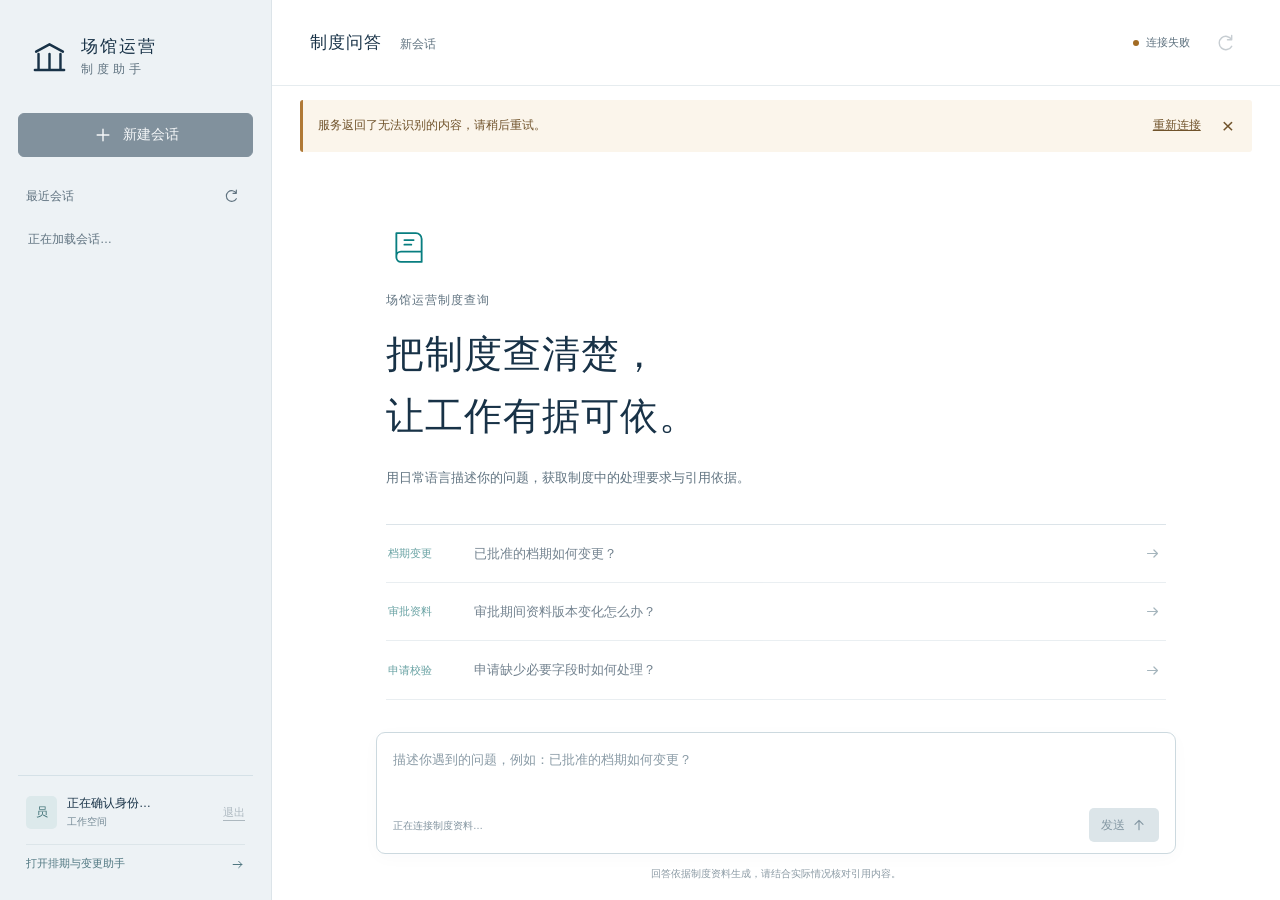
<file: static/index.html>
<!doctype html>
<html lang="zh-CN">
<head>
  <meta charset="utf-8">
  <meta name="viewport" content="width=device-width, initial-scale=1">
  <meta name="color-scheme" content="light">
  <meta name="theme-color" content="#183247">
  <title>场馆制度助手</title>
  <link rel="stylesheet" href="/static/styles.css">
  <script src="/static/app.js" defer></script>
</head>
<body>
  <a class="skip-link" href="#question">跳到提问</a>
  <div class="app-shell">
    <div id="sidebar-backdrop" class="sidebar-backdrop" hidden></div>
    <aside id="sidebar" class="sidebar" aria-label="会话导航">
      <div class="brand">
        <span class="brand-mark" aria-hidden="true"><svg viewBox="0 0 32 32" fill="none"><path d="M5 12 16 6l11 6M7 14v12m9-12v12m9-12v12M4 27h24" stroke="currentColor" stroke-width="2" stroke-linecap="round" stroke-linejoin="round"/></svg></span>
        <div><strong>场馆运营</strong><span>制度助手</span></div>
        <button id="close-sidebar" class="icon-button mobile-only" type="button" aria-label="关闭会话栏"><svg viewBox="0 0 24 24" aria-hidden="true"><path d="m6 6 12 12M18 6 6 18"/></svg></button>
      </div>
      <button id="new-session" class="new-session" type="button"><svg viewBox="0 0 24 24" aria-hidden="true"><path d="M12 5v14M5 12h14"/></svg><span>新建会话</span></button>
      <div class="session-heading"><h2>最近会话</h2><button id="refresh-sessions" class="icon-button" type="button" aria-label="刷新会话列表"><svg viewBox="0 0 24 24" aria-hidden="true"><path d="M20 8a8 8 0 1 0 0 8M20 3v5h-5"/></svg></button></div>
      <p id="session-list-note" class="session-list-note">正在加载会话…</p>
      <nav class="session-navigation" aria-label="最近会话"><ul id="session-list" class="session-list"></ul></nav>
      <p id="session-lock-note" class="session-lock-note" hidden>回答生成中，停止后可切换会话。</p>
      <!-- 当前账号由 /config 返回；管理员入口只是导航，服务端另行校验权限。 -->
      <div class="sidebar-account">
        <div class="chat-account-info"><span id="account-avatar" class="chat-account-avatar" aria-hidden="true">员</span><div><strong id="account-name">正在确认身份…</strong><span id="account-role">工作空间</span></div><button id="logout-button" class="account-logout" type="button" disabled>退出</button></div>
        <a class="chat-admin-link" href="/agent">打开排期与变更助手<svg viewBox="0 0 24 24" aria-hidden="true"><path d="M5 12h14m-5-5 5 5-5 5"/></svg></a>
        <a id="admin-link" class="chat-admin-link" href="/admin/knowledge" hidden>打开管理后台<svg viewBox="0 0 24 24" aria-hidden="true"><path d="M5 12h14m-5-5 5 5-5 5"/></svg></a>
      </div>
    </aside>

    <main id="main" class="workspace">
      <header class="workspace-header">
        <button id="open-sidebar" class="icon-button mobile-only" type="button" aria-label="打开会话栏" aria-controls="sidebar" aria-expanded="false"><svg viewBox="0 0 24 24" aria-hidden="true"><path d="M4 6h16M4 12h16M4 18h16"/></svg></button>
        <div class="workspace-title"><h1>制度问答</h1><span id="current-session-title">新会话</span></div>
        <div class="header-actions"><button id="knowledge-status" class="knowledge-status" type="button" title="重新检查制度资料与模型"><span aria-hidden="true"></span><span id="knowledge-status-text">正在连接</span></button><button id="reload-history" class="icon-button" type="button" aria-label="重新加载当前会话" title="重新加载当前会话" disabled><svg viewBox="0 0 24 24" aria-hidden="true"><path d="M20 8a8 8 0 1 0 0 8M20 3v5h-5"/></svg></button></div>
      </header>
      <div id="demo-banner" class="demo-banner" hidden><strong>示例制度</strong><span>当前知识库用于原型验证，具体业务请以企业正式制度为准。</span></div>
      <div id="notice" class="notice" role="alert" hidden><span id="notice-text"></span><button id="notice-action" type="button" hidden>重试</button><button id="dismiss-notice" class="notice-dismiss" type="button" aria-label="关闭提示">×</button></div>

      <section id="chat-scroll" class="chat-scroll" aria-label="问答内容" tabindex="0">
        <div id="welcome" class="welcome">
          <div class="welcome-emblem" aria-hidden="true"><svg viewBox="0 0 40 40" fill="none"><path d="M9 8h17a5 5 0 0 1 5 5v20H13a4 4 0 0 1-4-4V8Zm0 20a4 4 0 0 1 4-4h18M16 14h8M16 18h6" stroke="currentColor" stroke-width="1.6" stroke-linecap="round" stroke-linejoin="round"/></svg></div>
          <p class="welcome-context">场馆运营制度查询</p>
          <h2>把制度查清楚，<br>让工作有据可依。</h2>
          <p class="welcome-description">用日常语言描述你的问题，<br class="small-only">获取制度中的处理要求与引用依据。</p>
          <div class="suggestions" aria-label="试试这样提问">
            <button type="button" data-question="已批准的档期如何变更？"><span>档期变更</span><strong>已批准的档期如何变更？</strong><svg viewBox="0 0 24 24" aria-hidden="true"><path d="M5 12h14m-5-5 5 5-5 5"/></svg></button>
            <button type="button" data-question="审批期间资料版本变化怎么办？"><span>审批资料</span><strong>审批期间资料版本变化怎么办？</strong><svg viewBox="0 0 24 24" aria-hidden="true"><path d="M5 12h14m-5-5 5 5-5 5"/></svg></button>
            <button type="button" data-question="申请缺少必要字段时如何处理？"><span>申请校验</span><strong>申请缺少必要字段时如何处理？</strong><svg viewBox="0 0 24 24" aria-hidden="true"><path d="M5 12h14m-5-5 5 5-5 5"/></svg></button>
          </div>
        </div>
        <div id="history-loading" class="history-loading" role="status" hidden>正在恢复会话…</div>
        <div id="conversation" class="conversation" hidden>
          <button id="load-earlier" class="load-earlier" type="button" hidden>查看更早的消息</button>
          <div id="messages"></div>
        </div>
      </section>
      <button id="jump-latest" class="jump-latest" type="button" hidden>回到最新回答 <span aria-hidden="true">↓</span></button>

      <div class="composer-area">
        <form id="chat-form" class="composer">
          <label class="sr-only" for="question">输入制度问题</label>
          <textarea id="question" name="question" rows="2" maxlength="2000" placeholder="描述你遇到的问题，例如：已批准的档期如何变更？" enterkeyhint="send" disabled></textarea>
          <div class="composer-toolbar"><span id="composer-hint">正在连接制度资料…</span><div class="composer-actions"><span id="character-count" class="character-count" hidden>0 / 2000</span><button id="stop-generation" class="stop-button" type="button" hidden><span aria-hidden="true"></span>停止生成</button><button id="send-question" class="send-button" type="submit" disabled><span>发送</span><svg viewBox="0 0 24 24" aria-hidden="true"><path d="M12 19V5m-6 6 6-6 6 6"/></svg></button></div></div>
        </form>
        <p class="composer-footnote">回答依据制度资料生成，请结合实际情况核对引用内容。</p>
      </div>
    </main>
  </div>
  <div id="live-status" class="sr-only" role="status" aria-live="polite" aria-atomic="true"></div>
</body>
</html>
</file>
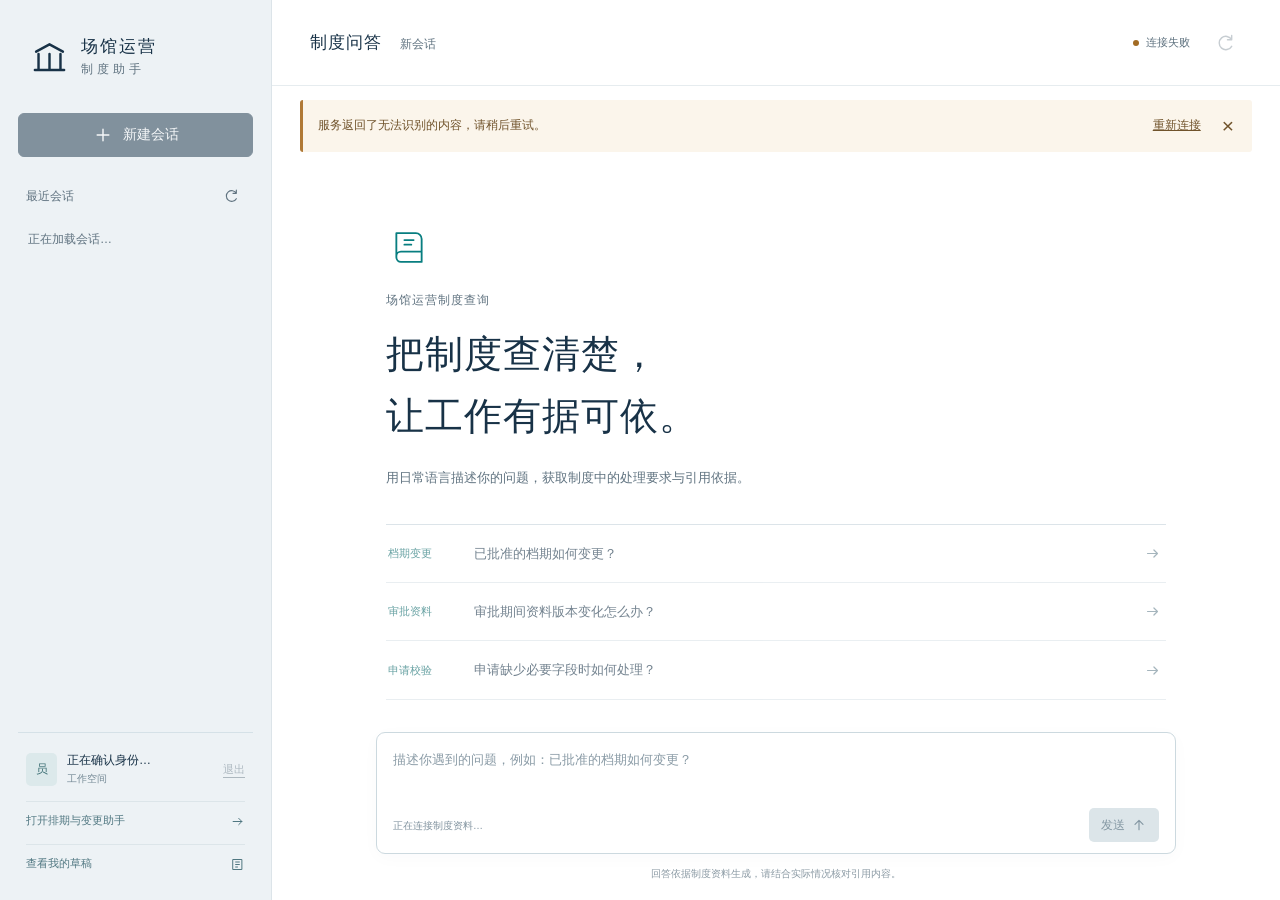
<file: src/dhls/static/index.html>
<!doctype html>
<html lang="zh-CN">
<head>
  <meta charset="utf-8">
  <meta name="viewport" content="width=device-width, initial-scale=1">
  <meta name="color-scheme" content="light">
  <meta name="theme-color" content="#183247">
  <title>场馆制度助手</title>
  <link rel="stylesheet" href="/static/styles.css">
  <script src="/static/app.js" defer></script>
</head>
<body>
  <a class="skip-link" href="#question">跳到提问</a>
  <div class="app-shell">
    <div id="sidebar-backdrop" class="sidebar-backdrop" hidden></div>
    <aside id="sidebar" class="sidebar" aria-label="会话导航">
      <div class="brand">
        <span class="brand-mark" aria-hidden="true"><svg viewBox="0 0 32 32" fill="none"><path d="M5 12 16 6l11 6M7 14v12m9-12v12m9-12v12M4 27h24" stroke="currentColor" stroke-width="2" stroke-linecap="round" stroke-linejoin="round"/></svg></span>
        <div><strong>场馆运营</strong><span>制度助手</span></div>
        <button id="close-sidebar" class="icon-button mobile-only" type="button" aria-label="关闭会话栏"><svg viewBox="0 0 24 24" aria-hidden="true"><path d="m6 6 12 12M18 6 6 18"/></svg></button>
      </div>
      <button id="new-session" class="new-session" type="button"><svg viewBox="0 0 24 24" aria-hidden="true"><path d="M12 5v14M5 12h14"/></svg><span>新建会话</span></button>
      <div class="session-heading"><h2>最近会话</h2><button id="refresh-sessions" class="icon-button" type="button" aria-label="刷新会话列表"><svg viewBox="0 0 24 24" aria-hidden="true"><path d="M20 8a8 8 0 1 0 0 8M20 3v5h-5"/></svg></button></div>
      <p id="session-list-note" class="session-list-note">正在加载会话…</p>
      <nav class="session-navigation" aria-label="最近会话"><ul id="session-list" class="session-list"></ul></nav>
      <p id="session-lock-note" class="session-lock-note" hidden>回答生成中，停止后可切换会话。</p>
      <!-- 当前账号由 /config 返回；管理员入口只是导航，服务端另行校验权限。 -->
      <div class="sidebar-account">
        <div class="chat-account-info"><span id="account-avatar" class="chat-account-avatar" aria-hidden="true">员</span><div><strong id="account-name">正在确认身份…</strong><span id="account-role">工作空间</span></div><button id="logout-button" class="account-logout" type="button" disabled>退出</button></div>
        <a class="chat-admin-link" href="/agent">打开排期与变更助手<svg viewBox="0 0 24 24" aria-hidden="true"><path d="M5 12h14m-5-5 5 5-5 5"/></svg></a>
        <a class="chat-admin-link" href="/drafts">查看我的草稿<svg viewBox="0 0 24 24" aria-hidden="true"><path d="M5 4h14v16H5zM9 8h6M9 12h6M9 16h3"/></svg></a>
        <a id="admin-link" class="chat-admin-link" href="/admin/approvals" hidden>打开管理后台<svg viewBox="0 0 24 24" aria-hidden="true"><path d="M5 12h14m-5-5 5 5-5 5"/></svg></a>
      </div>
    </aside>

    <main id="main" class="workspace">
      <header class="workspace-header">
        <button id="open-sidebar" class="icon-button mobile-only" type="button" aria-label="打开会话栏" aria-controls="sidebar" aria-expanded="false"><svg viewBox="0 0 24 24" aria-hidden="true"><path d="M4 6h16M4 12h16M4 18h16"/></svg></button>
        <div class="workspace-title"><h1>制度问答</h1><span id="current-session-title">新会话</span></div>
        <div class="header-actions"><button id="knowledge-status" class="knowledge-status" type="button" title="重新检查制度资料与模型"><span aria-hidden="true"></span><span id="knowledge-status-text">正在连接</span></button><button id="reload-history" class="icon-button" type="button" aria-label="重新加载当前会话" title="重新加载当前会话" disabled><svg viewBox="0 0 24 24" aria-hidden="true"><path d="M20 8a8 8 0 1 0 0 8M20 3v5h-5"/></svg></button></div>
      </header>
      <div id="demo-banner" class="demo-banner" hidden><strong>示例制度</strong><span>当前知识库用于原型验证，具体业务请以企业正式制度为准。</span></div>
      <div id="notice" class="notice" role="alert" hidden><span id="notice-text"></span><button id="notice-action" type="button" hidden>重试</button><button id="dismiss-notice" class="notice-dismiss" type="button" aria-label="关闭提示">×</button></div>

      <section id="chat-scroll" class="chat-scroll" aria-label="问答内容" tabindex="0">
        <div id="welcome" class="welcome">
          <div class="welcome-emblem" aria-hidden="true"><svg viewBox="0 0 40 40" fill="none"><path d="M9 8h17a5 5 0 0 1 5 5v20H13a4 4 0 0 1-4-4V8Zm0 20a4 4 0 0 1 4-4h18M16 14h8M16 18h6" stroke="currentColor" stroke-width="1.6" stroke-linecap="round" stroke-linejoin="round"/></svg></div>
          <p class="welcome-context">场馆运营制度查询</p>
          <h2>把制度查清楚，<br>让工作有据可依。</h2>
          <p class="welcome-description">用日常语言描述你的问题，<br class="small-only">获取制度中的处理要求与引用依据。</p>
          <div class="suggestions" aria-label="试试这样提问">
            <button type="button" data-question="已批准的档期如何变更？"><span>档期变更</span><strong>已批准的档期如何变更？</strong><svg viewBox="0 0 24 24" aria-hidden="true"><path d="M5 12h14m-5-5 5 5-5 5"/></svg></button>
            <button type="button" data-question="审批期间资料版本变化怎么办？"><span>审批资料</span><strong>审批期间资料版本变化怎么办？</strong><svg viewBox="0 0 24 24" aria-hidden="true"><path d="M5 12h14m-5-5 5 5-5 5"/></svg></button>
            <button type="button" data-question="申请缺少必要字段时如何处理？"><span>申请校验</span><strong>申请缺少必要字段时如何处理？</strong><svg viewBox="0 0 24 24" aria-hidden="true"><path d="M5 12h14m-5-5 5 5-5 5"/></svg></button>
          </div>
        </div>
        <div id="history-loading" class="history-loading" role="status" hidden>正在恢复会话…</div>
        <div id="conversation" class="conversation" hidden>
          <button id="load-earlier" class="load-earlier" type="button" hidden>查看更早的消息</button>
          <div id="messages"></div>
        </div>
      </section>
      <button id="jump-latest" class="jump-latest" type="button" hidden>回到最新回答 <span aria-hidden="true">↓</span></button>

      <div class="composer-area">
        <form id="chat-form" class="composer">
          <label class="sr-only" for="question">输入制度问题</label>
          <textarea id="question" name="question" rows="2" maxlength="2000" placeholder="描述你遇到的问题，例如：已批准的档期如何变更？" enterkeyhint="send" disabled></textarea>
          <div class="composer-toolbar"><span id="composer-hint">正在连接制度资料…</span><div class="composer-actions"><span id="character-count" class="character-count" hidden>0 / 2000</span><button id="stop-generation" class="stop-button" type="button" hidden><span aria-hidden="true"></span>停止生成</button><button id="send-question" class="send-button" type="submit" disabled><span>发送</span><svg viewBox="0 0 24 24" aria-hidden="true"><path d="M12 19V5m-6 6 6-6 6 6"/></svg></button></div></div>
        </form>
        <p class="composer-footnote">回答依据制度资料生成，请结合实际情况核对引用内容。</p>
      </div>
    </main>
  </div>
  <div id="live-status" class="sr-only" role="status" aria-live="polite" aria-atomic="true"></div>
</body>
</html>
</file>
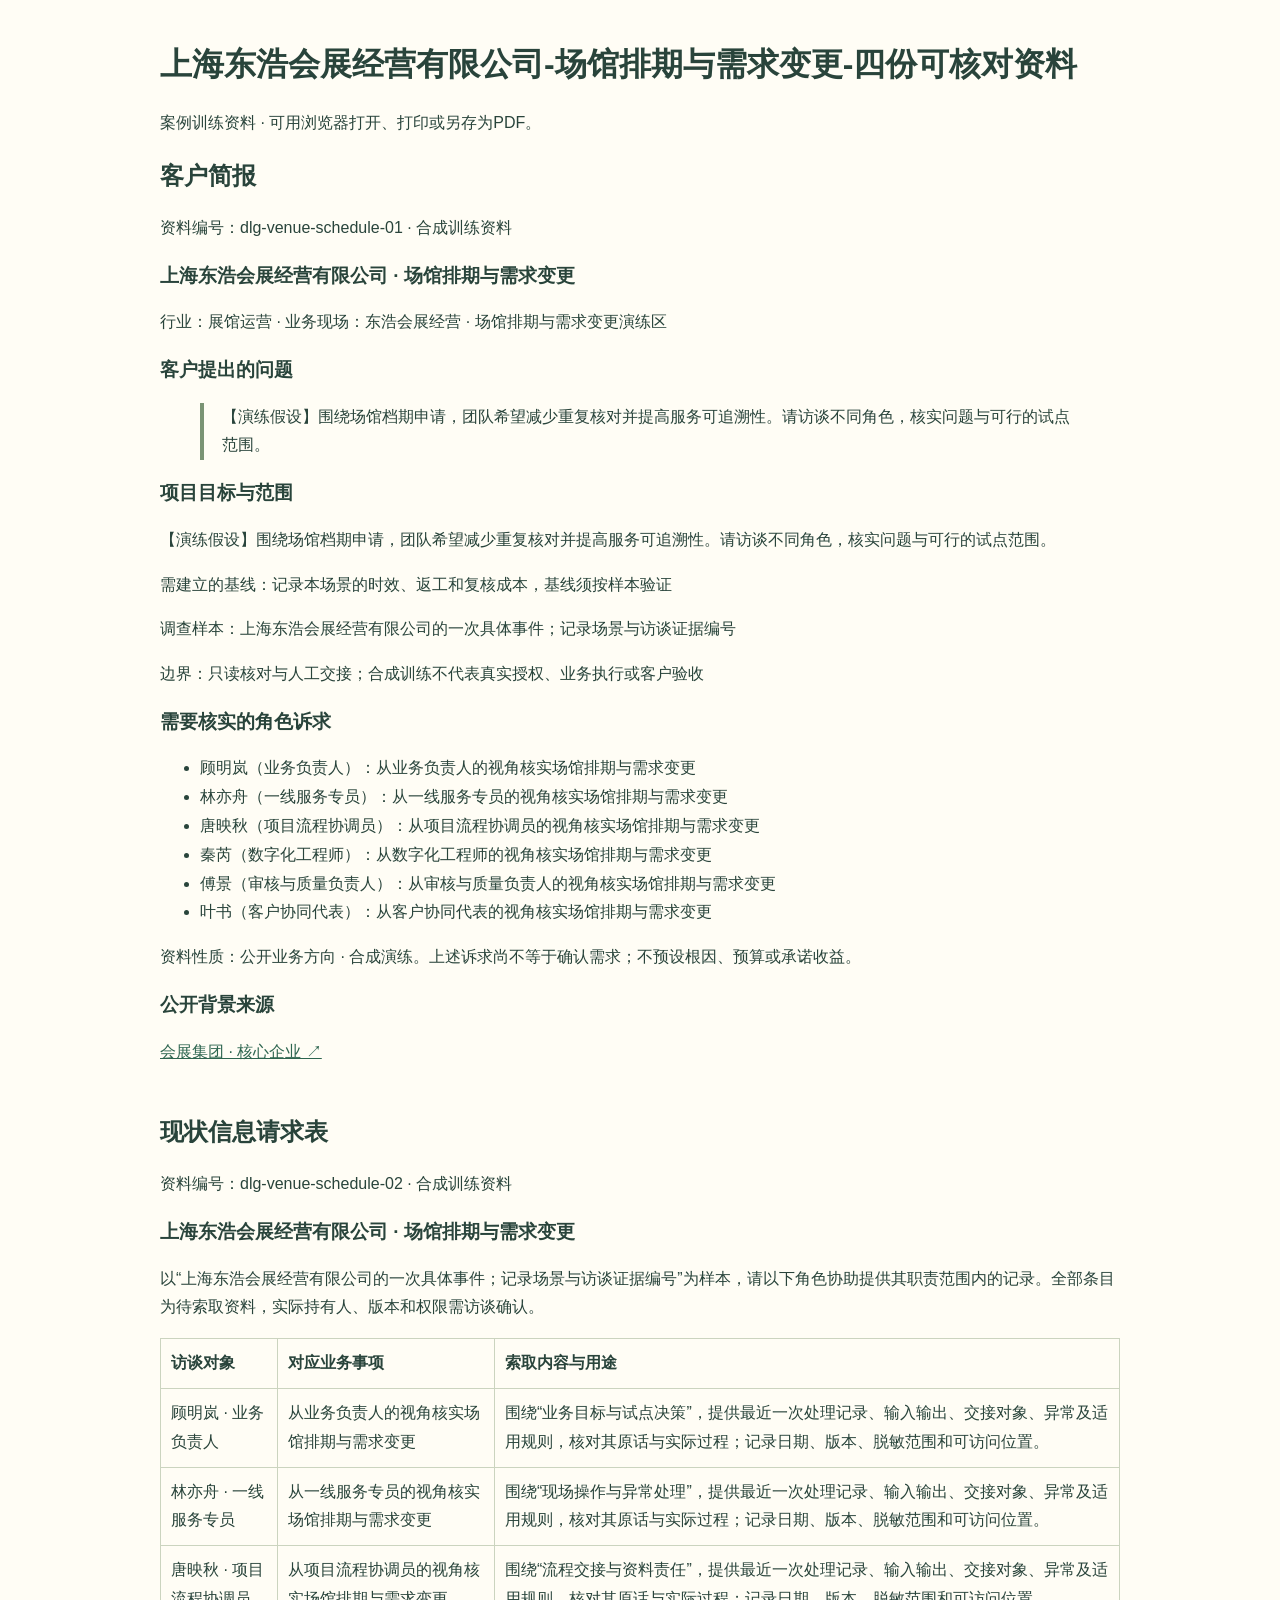
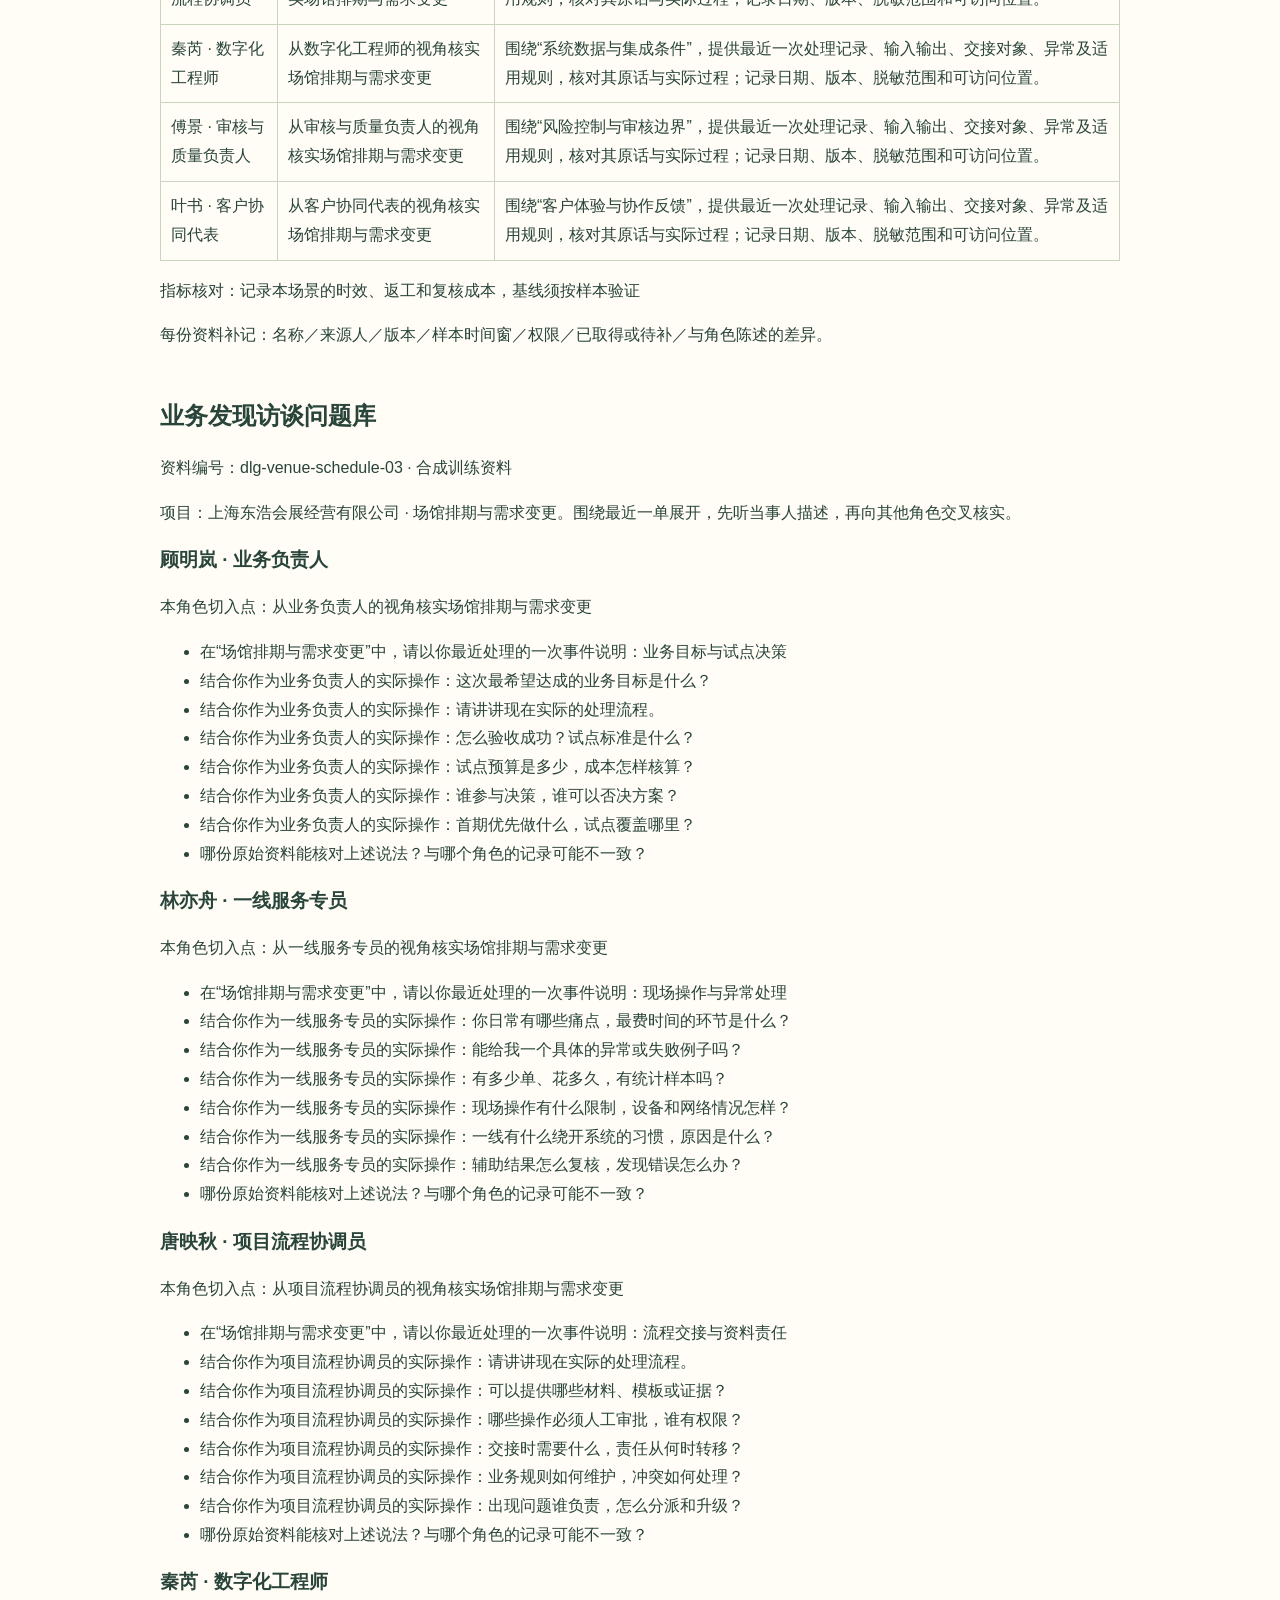
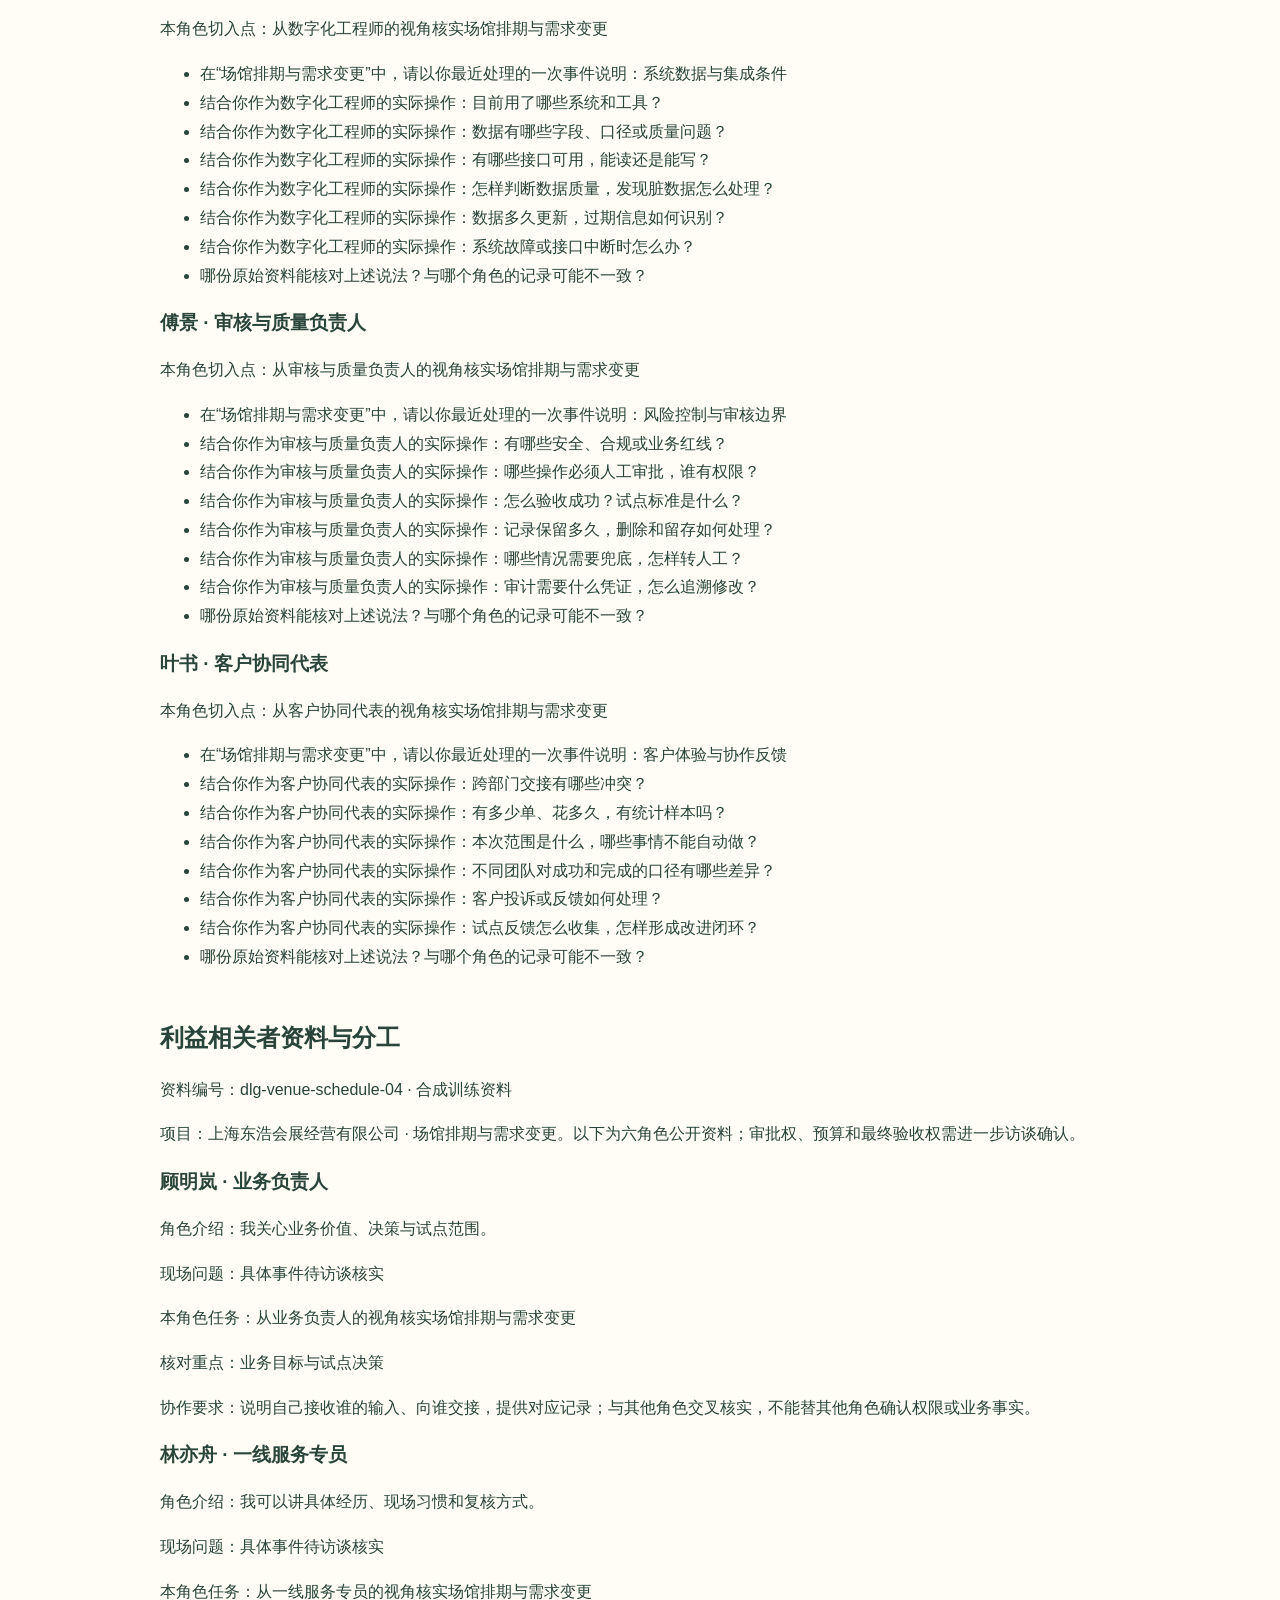
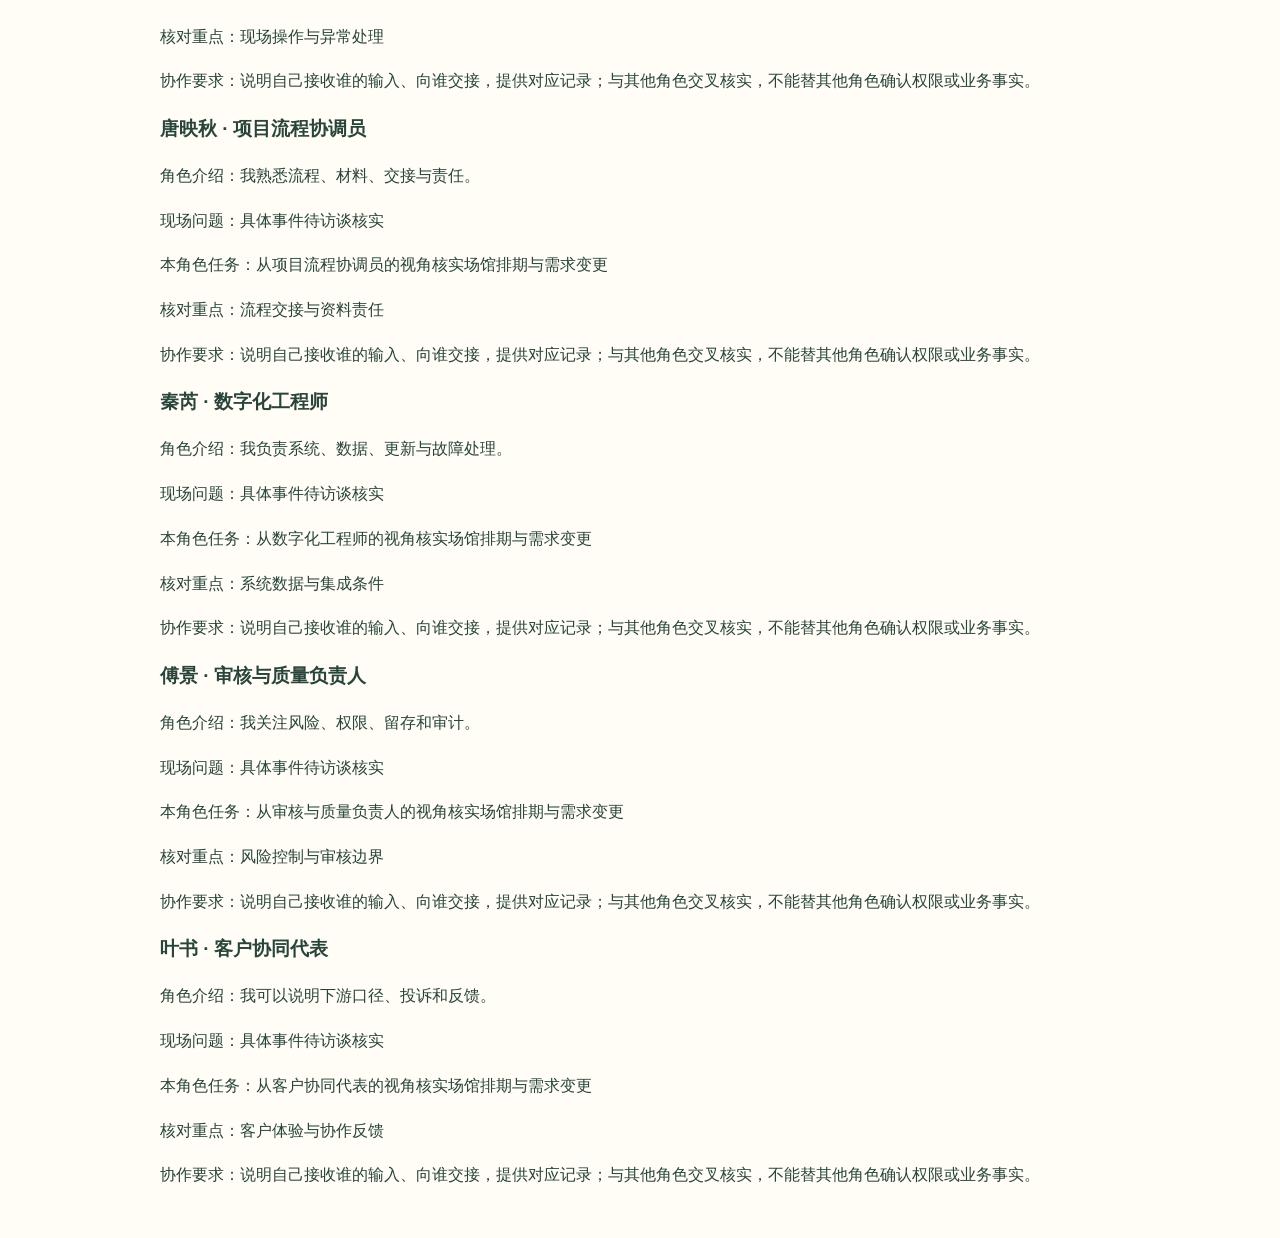
<file: docs/上海东浩会展经营有限公司-场馆排期与需求变更-四份可核对资料.html>
<!doctype html><html lang="zh-CN"><head><meta charset="utf-8"><title>上海东浩会展经营有限公司-场馆排期与需求变更-四份可核对资料</title><style>body{max-width:960px;margin:40px auto;padding:0 24px;font:16px/1.8 "Microsoft YaHei",sans-serif;color:#29443b;background:#fffdf5}h1,h2,h3{line-height:1.5}table{border-collapse:collapse;width:100%}td,th{border:1px solid #cbd4bf;padding:10px;text-align:left}section{margin-bottom:48px}blockquote{border-left:4px solid #7a9474;padding-left:18px}a{color:#2d654f}@media print{body{background:white;margin:0;max-width:none}section+section{break-before:page}}</style></head><body><h1>上海东浩会展经营有限公司-场馆排期与需求变更-四份可核对资料</h1><p>案例训练资料 · 可用浏览器打开、打印或另存为PDF。</p><section><h2>客户简报</h2><p class="hint">资料编号：dlg-venue-schedule-01 · 合成训练资料</p><h3>上海东浩会展经营有限公司 · 场馆排期与需求变更</h3><p>行业：展馆运营 · 业务现场：东浩会展经营 · 场馆排期与需求变更演练区</p><h3>客户提出的问题</h3><blockquote>【演练假设】围绕场馆档期申请，团队希望减少重复核对并提高服务可追溯性。请访谈不同角色，核实问题与可行的试点范围。</blockquote><h3>项目目标与范围</h3><p>【演练假设】围绕场馆档期申请，团队希望减少重复核对并提高服务可追溯性。请访谈不同角色，核实问题与可行的试点范围。</p><p>需建立的基线：记录本场景的时效、返工和复核成本，基线须按样本验证</p><p>调查样本：上海东浩会展经营有限公司的一次具体事件；记录场景与访谈证据编号</p><p>边界：只读核对与人工交接；合成训练不代表真实授权、业务执行或客户验收</p><h3>需要核实的角色诉求</h3><ul><li>顾明岚（业务负责人）：从业务负责人的视角核实场馆排期与需求变更</li><li>林亦舟（一线服务专员）：从一线服务专员的视角核实场馆排期与需求变更</li><li>唐映秋（项目流程协调员）：从项目流程协调员的视角核实场馆排期与需求变更</li><li>秦芮（数字化工程师）：从数字化工程师的视角核实场馆排期与需求变更</li><li>傅景（审核与质量负责人）：从审核与质量负责人的视角核实场馆排期与需求变更</li><li>叶书（客户协同代表）：从客户协同代表的视角核实场馆排期与需求变更</li></ul><p>资料性质：公开业务方向 · 合成演练。上述诉求尚不等于确认需求；不预设根因、预算或承诺收益。</p><h3>公开背景来源</h3><p><a href="https://www.dlg-expo.com/Home/Enterprise" target="_blank" rel="noopener">会展集团 · 核心企业 ↗</a></p></section><section><h2>现状信息请求表</h2><p class="hint">资料编号：dlg-venue-schedule-02 · 合成训练资料</p><h3>上海东浩会展经营有限公司 · 场馆排期与需求变更</h3><p>以“上海东浩会展经营有限公司的一次具体事件；记录场景与访谈证据编号”为样本，请以下角色协助提供其职责范围内的记录。全部条目为待索取资料，实际持有人、版本和权限需访谈确认。</p><table><thead><tr><th>访谈对象</th><th>对应业务事项</th><th>索取内容与用途</th></tr></thead><tbody><tr><td>顾明岚 · 业务负责人</td><td>从业务负责人的视角核实场馆排期与需求变更</td><td>围绕“业务目标与试点决策”，提供最近一次处理记录、输入输出、交接对象、异常及适用规则，核对其原话与实际过程；记录日期、版本、脱敏范围和可访问位置。</td></tr><tr><td>林亦舟 · 一线服务专员</td><td>从一线服务专员的视角核实场馆排期与需求变更</td><td>围绕“现场操作与异常处理”，提供最近一次处理记录、输入输出、交接对象、异常及适用规则，核对其原话与实际过程；记录日期、版本、脱敏范围和可访问位置。</td></tr><tr><td>唐映秋 · 项目流程协调员</td><td>从项目流程协调员的视角核实场馆排期与需求变更</td><td>围绕“流程交接与资料责任”，提供最近一次处理记录、输入输出、交接对象、异常及适用规则，核对其原话与实际过程；记录日期、版本、脱敏范围和可访问位置。</td></tr><tr><td>秦芮 · 数字化工程师</td><td>从数字化工程师的视角核实场馆排期与需求变更</td><td>围绕“系统数据与集成条件”，提供最近一次处理记录、输入输出、交接对象、异常及适用规则，核对其原话与实际过程；记录日期、版本、脱敏范围和可访问位置。</td></tr><tr><td>傅景 · 审核与质量负责人</td><td>从审核与质量负责人的视角核实场馆排期与需求变更</td><td>围绕“风险控制与审核边界”，提供最近一次处理记录、输入输出、交接对象、异常及适用规则，核对其原话与实际过程；记录日期、版本、脱敏范围和可访问位置。</td></tr><tr><td>叶书 · 客户协同代表</td><td>从客户协同代表的视角核实场馆排期与需求变更</td><td>围绕“客户体验与协作反馈”，提供最近一次处理记录、输入输出、交接对象、异常及适用规则，核对其原话与实际过程；记录日期、版本、脱敏范围和可访问位置。</td></tr></tbody></table><p>指标核对：记录本场景的时效、返工和复核成本，基线须按样本验证</p><p>每份资料补记：名称／来源人／版本／样本时间窗／权限／已取得或待补／与角色陈述的差异。</p></section><section><h2>业务发现访谈问题库</h2><p class="hint">资料编号：dlg-venue-schedule-03 · 合成训练资料</p><p>项目：上海东浩会展经营有限公司 · 场馆排期与需求变更。围绕最近一单展开，先听当事人描述，再向其他角色交叉核实。</p><h3>顾明岚 · 业务负责人</h3><p>本角色切入点：从业务负责人的视角核实场馆排期与需求变更</p><ul><li>在“场馆排期与需求变更”中，请以你最近处理的一次事件说明：业务目标与试点决策</li><li>结合你作为业务负责人的实际操作：这次最希望达成的业务目标是什么？</li><li>结合你作为业务负责人的实际操作：请讲讲现在实际的处理流程。</li><li>结合你作为业务负责人的实际操作：怎么验收成功？试点标准是什么？</li><li>结合你作为业务负责人的实际操作：试点预算是多少，成本怎样核算？</li><li>结合你作为业务负责人的实际操作：谁参与决策，谁可以否决方案？</li><li>结合你作为业务负责人的实际操作：首期优先做什么，试点覆盖哪里？</li><li>哪份原始资料能核对上述说法？与哪个角色的记录可能不一致？</li></ul><h3>林亦舟 · 一线服务专员</h3><p>本角色切入点：从一线服务专员的视角核实场馆排期与需求变更</p><ul><li>在“场馆排期与需求变更”中，请以你最近处理的一次事件说明：现场操作与异常处理</li><li>结合你作为一线服务专员的实际操作：你日常有哪些痛点，最费时间的环节是什么？</li><li>结合你作为一线服务专员的实际操作：能给我一个具体的异常或失败例子吗？</li><li>结合你作为一线服务专员的实际操作：有多少单、花多久，有统计样本吗？</li><li>结合你作为一线服务专员的实际操作：现场操作有什么限制，设备和网络情况怎样？</li><li>结合你作为一线服务专员的实际操作：一线有什么绕开系统的习惯，原因是什么？</li><li>结合你作为一线服务专员的实际操作：辅助结果怎么复核，发现错误怎么办？</li><li>哪份原始资料能核对上述说法？与哪个角色的记录可能不一致？</li></ul><h3>唐映秋 · 项目流程协调员</h3><p>本角色切入点：从项目流程协调员的视角核实场馆排期与需求变更</p><ul><li>在“场馆排期与需求变更”中，请以你最近处理的一次事件说明：流程交接与资料责任</li><li>结合你作为项目流程协调员的实际操作：请讲讲现在实际的处理流程。</li><li>结合你作为项目流程协调员的实际操作：可以提供哪些材料、模板或证据？</li><li>结合你作为项目流程协调员的实际操作：哪些操作必须人工审批，谁有权限？</li><li>结合你作为项目流程协调员的实际操作：交接时需要什么，责任从何时转移？</li><li>结合你作为项目流程协调员的实际操作：业务规则如何维护，冲突如何处理？</li><li>结合你作为项目流程协调员的实际操作：出现问题谁负责，怎么分派和升级？</li><li>哪份原始资料能核对上述说法？与哪个角色的记录可能不一致？</li></ul><h3>秦芮 · 数字化工程师</h3><p>本角色切入点：从数字化工程师的视角核实场馆排期与需求变更</p><ul><li>在“场馆排期与需求变更”中，请以你最近处理的一次事件说明：系统数据与集成条件</li><li>结合你作为数字化工程师的实际操作：目前用了哪些系统和工具？</li><li>结合你作为数字化工程师的实际操作：数据有哪些字段、口径或质量问题？</li><li>结合你作为数字化工程师的实际操作：有哪些接口可用，能读还是能写？</li><li>结合你作为数字化工程师的实际操作：怎样判断数据质量，发现脏数据怎么处理？</li><li>结合你作为数字化工程师的实际操作：数据多久更新，过期信息如何识别？</li><li>结合你作为数字化工程师的实际操作：系统故障或接口中断时怎么办？</li><li>哪份原始资料能核对上述说法？与哪个角色的记录可能不一致？</li></ul><h3>傅景 · 审核与质量负责人</h3><p>本角色切入点：从审核与质量负责人的视角核实场馆排期与需求变更</p><ul><li>在“场馆排期与需求变更”中，请以你最近处理的一次事件说明：风险控制与审核边界</li><li>结合你作为审核与质量负责人的实际操作：有哪些安全、合规或业务红线？</li><li>结合你作为审核与质量负责人的实际操作：哪些操作必须人工审批，谁有权限？</li><li>结合你作为审核与质量负责人的实际操作：怎么验收成功？试点标准是什么？</li><li>结合你作为审核与质量负责人的实际操作：记录保留多久，删除和留存如何处理？</li><li>结合你作为审核与质量负责人的实际操作：哪些情况需要兜底，怎样转人工？</li><li>结合你作为审核与质量负责人的实际操作：审计需要什么凭证，怎么追溯修改？</li><li>哪份原始资料能核对上述说法？与哪个角色的记录可能不一致？</li></ul><h3>叶书 · 客户协同代表</h3><p>本角色切入点：从客户协同代表的视角核实场馆排期与需求变更</p><ul><li>在“场馆排期与需求变更”中，请以你最近处理的一次事件说明：客户体验与协作反馈</li><li>结合你作为客户协同代表的实际操作：跨部门交接有哪些冲突？</li><li>结合你作为客户协同代表的实际操作：有多少单、花多久，有统计样本吗？</li><li>结合你作为客户协同代表的实际操作：本次范围是什么，哪些事情不能自动做？</li><li>结合你作为客户协同代表的实际操作：不同团队对成功和完成的口径有哪些差异？</li><li>结合你作为客户协同代表的实际操作：客户投诉或反馈如何处理？</li><li>结合你作为客户协同代表的实际操作：试点反馈怎么收集，怎样形成改进闭环？</li><li>哪份原始资料能核对上述说法？与哪个角色的记录可能不一致？</li></ul></section><section><h2>利益相关者资料与分工</h2><p class="hint">资料编号：dlg-venue-schedule-04 · 合成训练资料</p><p>项目：上海东浩会展经营有限公司 · 场馆排期与需求变更。以下为六角色公开资料；审批权、预算和最终验收权需进一步访谈确认。</p><article><h3>顾明岚 · 业务负责人</h3><p>角色介绍：我关心业务价值、决策与试点范围。</p><p>现场问题：具体事件待访谈核实</p><p>本角色任务：从业务负责人的视角核实场馆排期与需求变更</p><p>核对重点：业务目标与试点决策</p><p>协作要求：说明自己接收谁的输入、向谁交接，提供对应记录；与其他角色交叉核实，不能替其他角色确认权限或业务事实。</p></article><article><h3>林亦舟 · 一线服务专员</h3><p>角色介绍：我可以讲具体经历、现场习惯和复核方式。</p><p>现场问题：具体事件待访谈核实</p><p>本角色任务：从一线服务专员的视角核实场馆排期与需求变更</p><p>核对重点：现场操作与异常处理</p><p>协作要求：说明自己接收谁的输入、向谁交接，提供对应记录；与其他角色交叉核实，不能替其他角色确认权限或业务事实。</p></article><article><h3>唐映秋 · 项目流程协调员</h3><p>角色介绍：我熟悉流程、材料、交接与责任。</p><p>现场问题：具体事件待访谈核实</p><p>本角色任务：从项目流程协调员的视角核实场馆排期与需求变更</p><p>核对重点：流程交接与资料责任</p><p>协作要求：说明自己接收谁的输入、向谁交接，提供对应记录；与其他角色交叉核实，不能替其他角色确认权限或业务事实。</p></article><article><h3>秦芮 · 数字化工程师</h3><p>角色介绍：我负责系统、数据、更新与故障处理。</p><p>现场问题：具体事件待访谈核实</p><p>本角色任务：从数字化工程师的视角核实场馆排期与需求变更</p><p>核对重点：系统数据与集成条件</p><p>协作要求：说明自己接收谁的输入、向谁交接，提供对应记录；与其他角色交叉核实，不能替其他角色确认权限或业务事实。</p></article><article><h3>傅景 · 审核与质量负责人</h3><p>角色介绍：我关注风险、权限、留存和审计。</p><p>现场问题：具体事件待访谈核实</p><p>本角色任务：从审核与质量负责人的视角核实场馆排期与需求变更</p><p>核对重点：风险控制与审核边界</p><p>协作要求：说明自己接收谁的输入、向谁交接，提供对应记录；与其他角色交叉核实，不能替其他角色确认权限或业务事实。</p></article><article><h3>叶书 · 客户协同代表</h3><p>角色介绍：我可以说明下游口径、投诉和反馈。</p><p>现场问题：具体事件待访谈核实</p><p>本角色任务：从客户协同代表的视角核实场馆排期与需求变更</p><p>核对重点：客户体验与协作反馈</p><p>协作要求：说明自己接收谁的输入、向谁交接，提供对应记录；与其他角色交叉核实，不能替其他角色确认权限或业务事实。</p></article></section></body></html>
</file>
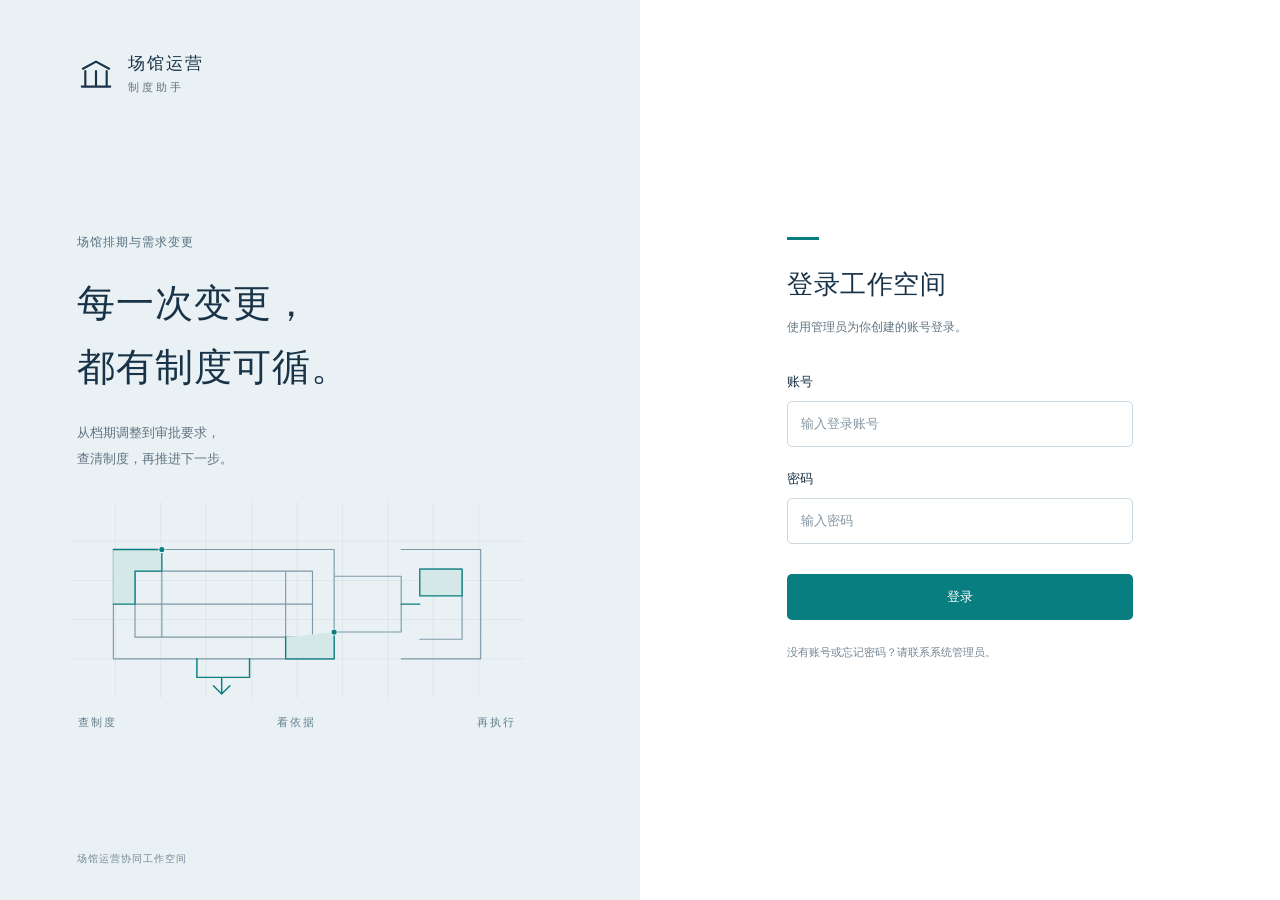
<file: templates/login.html>
<!doctype html>
<html lang="zh-CN">
<head>
  <meta charset="utf-8">
  <meta name="viewport" content="width=device-width, initial-scale=1">
  <meta name="color-scheme" content="light">
  <meta name="theme-color" content="#183247">
  <title>登录 · 场馆运营制度助手</title>
  <link rel="stylesheet" href="/static/admin.css">
  <script src="/static/auth.js" defer></script>
</head>
<body class="login-page">
  <!-- 可复用：登录页不接触 JWT 正文，身份凭据由服务端 HttpOnly Cookie 保存。 -->
  <main class="login-layout">
    <section class="login-introduction" aria-labelledby="product-title">
      <a class="product-brand" href="/login" aria-label="场馆运营制度助手登录页">
        <svg class="brand-symbol" viewBox="0 0 32 32" fill="none" aria-hidden="true"><path d="M5 12 16 6l11 6M7 14v12m9-12v12m9-12v12M4 27h24"/></svg>
        <span>场馆运营<span class="brand-subtitle">制度助手</span></span>
      </a>
      <div class="login-story">
        <p class="story-context">场馆排期与需求变更</p>
        <h1 id="product-title">每一次变更，<br>都有制度可循。</h1>
        <p class="story-description">从档期调整到审批要求，<br>查清制度，再推进下一步。</p>
        <!-- 场馆平面与制度条目仅作产品主题图形，无虚构排期或业务统计。 -->
        <div class="venue-illustration" aria-hidden="true">
          <svg viewBox="0 0 440 190" fill="none">
            <path class="venue-grid" d="M0 38h440M0 76h440M0 114h440M0 152h440M44 0v190M88 0v190M132 0v190M176 0v190M220 0v190M264 0v190M308 0v190M352 0v190M396 0v190"/>
            <path class="venue-outline" d="M42 46h214v106H42zM63 67h172v64H63zM89 67v64M209 67v64M63 99h172M256 72h65v54h-65M321 46h77v106h-77M339 65h41v68h-41"/>
            <path class="venue-accent" d="M42 46h47v21H63v32H42M209 131v21h47v-26M339 65h41v26h-41z"/>
            <path class="venue-entry" d="M123 152v18h51v-18M147 170v16M139 178l8 8 8-8M321 99h18"/>
            <circle class="venue-node" cx="89" cy="46" r="3"/><circle class="venue-node" cx="256" cy="126" r="3"/>
          </svg>
          <div class="illustration-caption"><span>查制度</span><span>看依据</span><span>再执行</span></div>
        </div>
      </div>
      <p class="login-footer">场馆运营协同工作空间</p>
    </section>
    <section class="login-form-section" aria-labelledby="login-title">
      <div class="login-form-container">
        <div class="login-heading"><span class="section-rule" aria-hidden="true"></span><h2 id="login-title">登录工作空间</h2><p>使用管理员为你创建的账号登录。</p></div>
        <div id="auth-notice" class="auth-notice" role="alert" hidden></div>
        <form id="login-form" class="login-form" action="/auth/login" method="post">
          <div class="form-field"><label for="username">账号</label><input id="username" name="username" type="text" autocomplete="username" required maxlength="64" autocapitalize="none" spellcheck="false" placeholder="输入登录账号"></div>
          <div class="form-field"><label for="password">密码</label><input id="password" name="password" type="password" autocomplete="current-password" required maxlength="128" placeholder="输入密码"></div>
          <button id="login-submit" class="primary-button login-submit" type="submit" disabled>登录</button>
        </form>
        <p class="login-help">没有账号或忘记密码？请联系系统管理员。</p>
        <noscript><p class="auth-notice">请启用浏览器 JavaScript 后登录。</p></noscript>
      </div>
    </section>
  </main>
</body>
</html>
</file>
<file: static/styles.css>
:root{font-family:"Microsoft YaHei","微软雅黑","PingFang SC",sans-serif;color:#183247;background:#f3f6f8;font-synthesis:none;--ink:#183247;--muted:#607380;--teal:#087e80;--teal-dark:#086769;--line:#dce4e9;--base:#f3f6f8;--white:#fff;--sidebar-width:272px}
.knowledge-status{padding:4px 0;border:0;background:none}.knowledge-status:hover:enabled{text-decoration:underline;text-underline-offset:4px}
*{box-sizing:border-box}body{margin:0}button,textarea{font:inherit}button{cursor:pointer}button:disabled{cursor:not-allowed}button,textarea,a{-webkit-tap-highlight-color:transparent}button:focus-visible,textarea:focus-visible,a:focus-visible,[tabindex]:focus-visible{outline:3px solid #2d9baf;outline-offset:4px}button svg{width:20px;height:20px;fill:none;stroke:currentColor;stroke-width:1.7;stroke-linecap:round;stroke-linejoin:round;flex-shrink:0}[hidden]{display:none!important}.sr-only{position:absolute;width:1px;height:1px;padding:0;margin:-1px;overflow:hidden;clip:rect(0,0,0,0);white-space:nowrap;border:0}.skip-link{position:fixed;top:12px;left:12px;z-index:30;transform:translateY(-150%);background:var(--white);color:var(--teal);padding:12px 18px;border:2px solid var(--teal);border-radius:6px}.skip-link:focus{transform:none}
.app-shell{height:100vh;height:100dvh;min-height:450px;display:grid;grid-template-columns:var(--sidebar-width) minmax(0,1fr);overflow:hidden}.sidebar{display:flex;flex-direction:column;min-height:0;background:#edf2f5;border-right:1px solid var(--line);padding:33px 18px 26px}.brand{display:flex;align-items:center;gap:12px;padding:0 12px 34px}.brand-mark{width:39px;height:43px;color:var(--ink)}.brand-mark svg{width:100%;height:100%}.brand strong{display:block;font-size:17px;font-weight:700;letter-spacing:2px;line-height:1.6}.brand div>span{display:block;color:var(--muted);font-size:12px;letter-spacing:4px;line-height:1.6}.new-session{display:flex;align-items:center;justify-content:center;gap:10px;min-height:44px;background:var(--ink);border:1px solid var(--ink);color:white;border-radius:6px;font-size:14px;font-weight:700}.new-session:hover:enabled{background:#24485f}.new-session:disabled{opacity:.5}.session-heading{display:flex;align-items:center;justify-content:space-between;padding:25px 8px 9px}.session-heading h2{font-size:12px;font-weight:400;color:var(--muted);margin:0}.icon-button{display:inline-flex;align-items:center;justify-content:center;flex-shrink:0;width:34px;height:34px;padding:6px;background:transparent;border:0;border-radius:5px;color:var(--muted)}.icon-button:hover:enabled{background:#e0e9ee;color:var(--ink)}.icon-button:disabled{opacity:.35}.session-heading .icon-button{height:28px;width:28px}.session-heading svg{width:16px;height:16px}.session-list-note{margin:10px 10px;color:var(--muted);font-size:12px;line-height:1.8}.session-navigation{min-height:0;overflow-y:auto;overscroll-behavior:contain;scrollbar-width:thin;flex:1}.session-list{list-style:none;margin:0;padding:0;display:grid;gap:5px}.session-item{display:block;width:100%;padding:12px 13px 11px;text-align:left;background:transparent;border:1px solid transparent;border-radius:6px;color:var(--ink)}.session-item:hover:enabled{background:#e5ecef}.session-item[aria-current=true]{background:white;border-color:#d5e1e7}.session-item:disabled{opacity:.65}.session-item-title{display:block;white-space:nowrap;overflow:hidden;text-overflow:ellipsis;font-size:13px;font-weight:500;line-height:1.6}.session-item-time{display:block;margin-top:4px;color:var(--muted);font-size:11px;font-weight:400}.session-lock-note{font-size:11px;line-height:1.8;color:var(--muted);margin:8px 8px 0}.sidebar-footer{padding:25px 13px 0}.footer-rule{display:block;width:28px;border-top:2px solid #8ca5b1;margin-bottom:14px}.sidebar-footer p{font-size:14px;line-height:1.9;font-weight:500;margin:0 0 10px;color:#476270}.sidebar-footer>span:last-child{font-size:10px;color:#748996;letter-spacing:1px}.workspace{position:relative;min-width:0;min-height:0;display:flex;flex-direction:column;background:#fff}.workspace-header{display:flex;align-items:center;justify-content:space-between;gap:12px;min-height:86px;padding:18px 38px;border-bottom:1px solid #e6ecef;background:#fff;flex-shrink:0}.workspace-title{display:flex;align-items:baseline;gap:18px;min-width:0}.workspace-title h1{font-size:17px;font-weight:700;white-space:nowrap;margin:0;letter-spacing:1px}.workspace-title>span{font-size:12px;color:var(--muted);max-width:30vw;white-space:nowrap;overflow:hidden;text-overflow:ellipsis}.header-actions{display:flex;align-items:center;gap:18px;flex-shrink:0}.knowledge-status{display:flex;align-items:center;gap:7px;font-size:11px;color:var(--muted);white-space:nowrap}.knowledge-status>span:first-child{width:6px;height:6px;flex-shrink:0;border-radius:50%;background:#9babb5}.knowledge-status.is-ready>span:first-child{background:var(--teal)}.knowledge-status.is-unavailable>span:first-child{background:#a26b24}.demo-banner{display:flex;align-items:baseline;justify-content:center;gap:12px;padding:9px 20px;background:#f3f7f8;border-bottom:1px solid #e3ecee;color:#526c79;font-size:11px;line-height:1.8}.demo-banner strong{font-weight:600;color:var(--teal-dark)}.notice{display:flex;gap:12px;align-items:center;margin:14px 28px 0;padding:12px 15px;border-left:3px solid #b07936;border-radius:3px;background:#fbf5eb;color:#70532b;font-size:12px;line-height:1.8;flex-shrink:0}.notice>span{flex:1}.notice button{padding:3px 6px;background:none;color:inherit;border:0;text-decoration:underline;white-space:nowrap}.notice .notice-dismiss{font-size:21px;text-decoration:none;padding:0 3px;line-height:1.1}
.chat-scroll{flex:1;min-height:0;overflow-y:auto;overscroll-behavior:contain;scrollbar-width:thin;scrollbar-color:#c9d5dd transparent;position:relative;scroll-behavior:auto}.welcome{width:min(100% - 80px,780px);margin:0 auto;padding:clamp(40px,8vh,100px) 0 44px}.welcome-emblem{width:46px;height:46px;color:var(--teal);margin-bottom:22px}.welcome-emblem svg{width:100%;height:100%}.welcome-context{font-size:12px;color:var(--muted);margin:0 0 14px;letter-spacing:1px}.welcome h2{font-size:clamp(26px,3.1vw,38px);line-height:1.65;letter-spacing:1px;font-weight:500;margin:0;color:var(--ink)}.welcome-description{font-size:13px;color:var(--muted);line-height:1.9;margin:18px 0 33px}.suggestions{display:grid;border-top:1px solid var(--line)}.suggestions button{display:grid;grid-template-columns:72px minmax(0,1fr) 20px;align-items:center;gap:14px;width:100%;text-align:left;padding:17px 2px;background:none;border:0;border-bottom:1px solid var(--line);color:var(--ink)}.suggestions button:hover:enabled{background:#f5f9fa}.suggestions button:disabled{opacity:.6}.suggestions button>span{font-size:11px;color:var(--teal-dark)}.suggestions strong{font-size:13px;line-height:1.8;font-weight:400}.suggestions svg{width:17px;height:17px;color:#6a8592}.history-loading{padding:70px 30px;text-align:center;font-size:13px;color:var(--muted)}.conversation{max-width:880px;padding:26px 40px 38px;margin:0 auto;width:100%}.load-earlier{display:block;margin:0 auto 25px;color:var(--teal);background:none;border:1px solid var(--line);border-radius:5px;font-size:12px;padding:9px 16px}.load-earlier:hover:enabled{background:#f2f8f8}.message{margin-bottom:34px;min-width:0}.message:last-child{margin-bottom:0}.message-heading{display:flex;align-items:center;gap:9px;margin-bottom:12px}.message-avatar{display:inline-flex;align-items:center;justify-content:center;width:26px;height:26px;border-radius:5px;font-size:11px;letter-spacing:0;font-weight:600;background:#edf2f5;color:#546d7b;flex-shrink:0}.message-assistant .message-avatar{background:#e3f0ef;color:var(--teal-dark)}.message-speaker{font-size:12px;font-weight:700;color:#365264}.message-time{margin-left:auto;font-size:10px;color:#8a9aa4}.message-content{font-size:14px;line-height:1.95;color:#263f50;white-space:pre-wrap;overflow-wrap:anywhere;word-break:break-word;padding-left:35px;max-width:100%}.message-user .message-content{background:#f1f5f7;padding:15px 18px;margin-left:35px;border-radius:0 8px 8px 8px;white-space:pre-wrap}.message-assistant .message-content:empty{display:none}.message-phase{display:flex;align-items:center;gap:9px;margin:8px 0 0 35px;min-height:24px;color:var(--teal-dark);font-size:12px;line-height:1.8}.status-indicator{display:block;width:7px;height:7px;background:var(--teal);border-radius:50%;animation:breathe 1.4s ease-in-out infinite}.message-phase.is-settled{color:var(--muted)}.message-phase.is-settled .status-indicator{display:none}.message-phase.is-error{color:#936126}.message-actions{display:flex;flex-wrap:wrap;gap:12px;margin:12px 0 0 35px}.message-action{font-size:11px;line-height:1.6;padding:3px 0;color:var(--muted);background:none;border:0;border-bottom:1px solid transparent}.message-action:hover:enabled{color:var(--teal);border-bottom-color:currentColor}.message-action:disabled{opacity:.5}.sources{margin:20px 0 0 35px;border-top:1px solid var(--line);padding-top:13px}.sources-title{font-size:11px;font-weight:500;color:var(--muted);margin:0 0 10px}.source{border-left:2px solid #cbdde0;padding-left:12px;margin-bottom:12px}.source:last-child{margin-bottom:0}.source summary{display:flex;align-items:baseline;gap:7px;color:#365a68;font-size:12px;line-height:1.8;cursor:pointer;list-style:none;overflow-wrap:anywhere}.source summary::-webkit-details-marker{display:none}.source summary:before{content:"›";color:#728c96;font-size:16px;line-height:1;transform-origin:center;flex-shrink:0}.source[open] summary:before{transform:rotate(90deg)}.source-number{color:var(--teal-dark);font-size:11px;flex-shrink:0}.source-filename{font-weight:500}.source-locator{display:block;font-size:10px;line-height:1.8;color:#7a8d98;padding:2px 0 3px 15px;overflow-wrap:anywhere}.source-excerpt{font-size:12px;line-height:1.95;color:#607380;white-space:pre-wrap;overflow-wrap:anywhere;margin:6px 0 4px 15px;padding:9px 12px;background:#f5f8f9;border-radius:3px}.no-sources{margin:15px 0 0 35px;color:#8a7a60;font-size:11px;line-height:1.8}.composer-area{flex-shrink:0;width:100%;padding:14px 40px 17px;background:white}.composer{max-width:800px;margin:0 auto;border:1px solid #ccd9df;border-radius:9px;background:#fff;box-shadow:0 4px 18px #173b4d06;padding:15px 16px 11px;transition:border-color .15s}.composer:focus-within{border-color:var(--teal);box-shadow:0 0 0 2px #087e800a}.composer textarea{display:block;resize:none;width:100%;border:0;border-radius:0;outline:none;font-size:13px;line-height:1.8;color:var(--ink);padding:0;min-height:46px;max-height:160px;background:transparent;overflow-y:auto;scrollbar-width:thin}.composer textarea:focus-visible{outline:none}.composer textarea::placeholder{color:#8a9ba6;opacity:1}.composer textarea:disabled{cursor:wait}.composer-toolbar{display:flex;align-items:center;justify-content:space-between;gap:12px;margin-top:13px;min-height:34px}.composer-toolbar>span{font-size:10px;line-height:1.7;color:#81939f}.composer-actions{display:flex;align-items:center;gap:12px;flex-shrink:0}.character-count{font-size:10px;color:var(--muted)}.send-button{display:flex;align-items:center;gap:6px;border:0;border-radius:5px;color:#fff;background:var(--teal);padding:8px 12px;min-height:34px;font-size:12px;font-weight:600}.send-button svg{width:16px;height:16px}.send-button:hover:enabled{background:var(--teal-dark)}.send-button:disabled{background:#dce5e9;color:#8296a2}.stop-button{display:flex;align-items:center;gap:7px;background:#f1f6f7;color:#365d68;border:1px solid #cbdde0;border-radius:5px;padding:7px 11px;font-size:12px;min-height:34px}.stop-button>span{display:block;width:9px;height:9px;border-radius:1px;background:currentColor}.stop-button:hover{background:#e5f0f0}.composer-footnote{max-width:800px;text-align:center;font-size:10px;line-height:1.8;color:#8b9aa4;margin:11px auto 0}.jump-latest{position:absolute;z-index:2;left:50%;bottom:190px;transform:translateX(-50%);padding:8px 14px;border:1px solid var(--line);border-radius:18px;background:white;color:#416372;font-size:11px;box-shadow:0 3px 12px #1832470a}.jump-latest>span{margin-left:5px}.mobile-only,.small-only{display:none}.sidebar-backdrop{display:none}@keyframes breathe{0%,100%{opacity:.35}50%{opacity:1}}
@media(min-width:1500px){:root{--sidebar-width:292px}.sidebar{padding-left:23px;padding-right:23px}.workspace-header{padding-left:48px;padding-right:48px}.welcome{max-width:800px}}
@media(max-width:1000px){:root{--sidebar-width:238px}.sidebar{padding:26px 13px 22px}.brand{padding-left:8px;padding-bottom:28px;gap:8px}.brand strong{font-size:16px}.workspace-header{padding:17px 25px}.workspace-title>span{display:none}.header-actions{gap:10px}.welcome{width:calc(100% - 64px);padding-top:44px}.welcome h2{font-size:29px}.suggestions button{grid-template-columns:60px minmax(0,1fr) 17px;gap:10px}.suggestions strong{font-size:12px}.conversation{padding-left:28px;padding-right:28px}.composer-area{padding-left:28px;padding-right:28px}}
@media(max-width:700px){.app-shell{display:block;min-height:360px}.workspace{height:100%}.sidebar{position:fixed;inset:0 auto 0 0;width:286px;max-width:calc(100vw - 48px);z-index:20;transform:translateX(-100%);transition:transform .2s ease;padding:25px 18px;visibility:hidden}.sidebar.is-open{transform:none;visibility:visible}.sidebar-backdrop:not([hidden]){display:block;position:fixed;inset:0;background:#18324759;z-index:19}.brand{padding-bottom:26px;gap:11px}.brand .icon-button{margin-left:auto}.mobile-only{display:inline-flex}.workspace-header{min-height:67px;padding:12px 15px;justify-content:flex-start;gap:9px}.workspace-title{flex:1}.workspace-title h1{font-size:15px}.header-actions{gap:5px}.knowledge-status{font-size:10px;gap:5px}.header-actions .icon-button{width:29px;height:29px}.header-actions .icon-button svg{width:17px;height:17px}.demo-banner{padding:7px 17px;justify-content:flex-start;gap:8px;font-size:10px}.notice{margin:11px 15px 0;padding:10px 11px;gap:8px;font-size:11px}.welcome{width:calc(100% - 46px);padding:34px 0}.welcome-emblem{width:40px;height:40px;margin-bottom:18px}.welcome-context{font-size:11px;margin-bottom:12px}.welcome h2{font-size:27px;line-height:1.65;letter-spacing:.5px}.welcome-description{font-size:12px;line-height:1.9;margin:15px 0 25px}.suggestions button{grid-template-columns:59px minmax(0,1fr) 15px;gap:7px;padding:15px 0}.suggestions strong{font-size:11px}.suggestions button>span{font-size:10px}.suggestions svg{width:15px;height:15px}.conversation{padding:24px 18px 29px}.message{margin-bottom:29px}.message-heading{margin-bottom:10px}.message-content{font-size:13px;padding-left:0;line-height:1.95}.message-user .message-content{margin-left:0;padding:12px 14px}.message-phase,.message-actions,.sources,.no-sources{margin-left:0}.message-avatar{width:24px;height:24px;font-size:10px}.message-speaker{font-size:11px}.message-time{font-size:9px}.message-phase{font-size:11px}.source summary{font-size:11px}.source-excerpt{font-size:11px;padding:8px 10px}.composer-area{padding:10px 14px max(12px,env(safe-area-inset-bottom))}.composer{padding:12px 12px 9px;border-radius:8px}.composer textarea{font-size:13px;min-height:45px;max-height:130px}.composer-toolbar{margin-top:10px}.composer-toolbar>span{font-size:9px}.composer-actions{gap:8px}.send-button{padding:7px 10px;font-size:11px;gap:3px}.stop-button{font-size:11px;padding:6px 8px}.composer-footnote{font-size:9px;margin-top:8px}.jump-latest{bottom:174px}.small-only{display:initial}.sidebar-footer{padding-top:20px}.session-item{padding-top:11px;padding-bottom:11px}}
@media(max-height:740px) and (min-width:701px){.welcome{padding-top:32px;padding-bottom:30px}.welcome-emblem{width:36px;height:36px;margin-bottom:12px}.welcome-context{margin-bottom:8px}.welcome h2{font-size:30px}.welcome-description{margin-top:12px;margin-bottom:22px}.suggestions button{padding-top:12px;padding-bottom:12px}.sidebar-footer{padding-top:16px}.sidebar-footer p{font-size:12px}.composer-area{padding-top:10px;padding-bottom:12px}}
@media(prefers-reduced-motion:reduce){*,*:before,*:after{animation:none!important;transition:none!important;scroll-behavior:auto!important}}
/* 已登录账号区：替换演示身份说明；角色入口仅用于导航，权限由后端逐接口校验。 */
.sidebar-account{border-top:1px solid #d5e1e7;margin-top:18px;padding:17px 8px 0}.chat-account-info{display:flex;align-items:center;gap:10px;min-width:0}.chat-account-avatar{display:flex;align-items:center;justify-content:center;width:31px;height:33px;flex-shrink:0;border-radius:5px;background:#dce9eb;color:#3e7075;font-size:12px}.chat-account-info>div{min-width:0;flex:1}.chat-account-info strong{display:block;white-space:nowrap;overflow:hidden;text-overflow:ellipsis;font-size:12px;font-weight:500;line-height:1.7}.chat-account-info div>span{display:block;font-size:10px;color:#748995;line-height:1.8}.account-logout{font-size:11px;background:none;border:0;color:var(--muted);padding:6px 0 6px 8px;text-decoration:underline;text-underline-offset:4px}.account-logout:hover:enabled{color:var(--teal)}.account-logout:disabled{opacity:.45}.chat-admin-link{display:flex;align-items:center;justify-content:space-between;gap:8px;color:#507781;font-size:11px;line-height:1.8;text-decoration:none;margin-top:13px;padding:9px 0 0;border-top:1px solid #dce5e9}.chat-admin-link:hover{color:var(--teal)}.chat-admin-link svg{width:15px;height:15px;fill:none;stroke:currentColor;stroke-width:1.6;stroke-linecap:round;stroke-linejoin:round}
</file>
<file: static/admin.css>
/* 后台共用视觉：复用员工问答的深蓝、青绿与微软雅黑，样式不依赖外部 CDN。 */
:root{font-family:"Microsoft YaHei","微软雅黑","PingFang SC",sans-serif;font-synthesis:none;color:#183247;background:#f3f6f8;--ink:#183247;--teal:#087e80;--muted:#607380;--line:#dce4e9;--base:#f3f6f8}
*{box-sizing:border-box}body{margin:0}a{color:inherit}button,input{font:inherit}button{cursor:pointer}button:disabled{cursor:wait;opacity:.65}[hidden]{display:none!important}a,button,input{-webkit-tap-highlight-color:transparent}a:focus-visible,button:focus-visible,input:focus-visible,[tabindex]:focus-visible{outline:3px solid #2d9baf;outline-offset:4px}svg{stroke:currentColor;stroke-width:1.6;fill:none;stroke-linecap:round;stroke-linejoin:round}.skip-link{position:fixed;z-index:10;top:12px;left:12px;padding:10px 16px;background:white;color:var(--teal);transform:translateY(-170%);border:2px solid var(--teal);border-radius:4px}.skip-link:focus{transform:none}.product-brand{display:inline-flex;align-items:center;gap:13px;text-decoration:none;font-size:17px;font-weight:700;letter-spacing:2px;line-height:1.65}.brand-symbol{width:38px;height:43px;flex-shrink:0;stroke-width:1.8}.brand-subtitle{display:block;font-size:11px;font-weight:400;letter-spacing:3px;color:var(--muted)}.primary-button,.secondary-button{display:inline-flex;justify-content:center;align-items:center;min-height:42px;border:1px solid transparent;border-radius:5px;font-size:13px;text-decoration:none;padding:10px 18px}.primary-button{background:var(--teal);color:white;font-weight:600}.primary-button:hover:enabled{background:#086769}.secondary-button{border-color:#cbd9e0;background:white;color:#365766}.secondary-button:hover{border-color:#8baeb6;background:#f7fbfb}.text-button{border:0;background:none;color:var(--muted);font-size:12px;padding:7px 0;text-decoration:underline;text-underline-offset:4px}.text-button:hover:enabled{color:var(--teal)}.auth-notice{padding:12px 14px;border-left:3px solid #b07936;background:#fbf5eb;color:#70532b;font-size:12px;line-height:1.8;overflow-wrap:anywhere}
/* 登录采用场馆平面线稿与表单分区；窄屏时保留品牌并把表单放到第一视野。 */
.login-layout{min-height:100vh;min-height:100dvh;display:grid;grid-template-columns:minmax(380px,1fr) minmax(440px,1fr)}.login-introduction{padding:50px clamp(38px,6vw,100px) 32px;background:#eaf1f4;display:flex;flex-direction:column;min-width:0}.login-story{margin:auto 0;padding:60px 0 42px;max-width:440px}.story-context{font-size:12px;letter-spacing:1px;color:#536f7f;margin:0 0 20px}.login-story h1{font-size:clamp(30px,3vw,44px);line-height:1.65;font-weight:500;letter-spacing:1px;margin:0}.story-description{font-size:13px;line-height:2;color:var(--muted);margin:22px 0 28px}.venue-illustration{margin:30px -7px 0}.venue-illustration svg{width:100%;height:auto;display:block}.venue-grid{stroke:#d5e1e7;stroke-width:.65}.venue-outline{stroke:#7d99a7;stroke-width:1.1}.venue-accent{stroke:#087e80;fill:#d5e8e8;stroke-width:1.3}.venue-entry{stroke:#087e80;stroke-width:1.4}.venue-node{fill:#087e80;stroke:#eaf1f4;stroke-width:1}.illustration-caption{display:flex;justify-content:space-between;padding:17px 8px 0;font-size:11px;color:#627d8b;letter-spacing:2px}.login-footer{font-size:10px;color:#738996;letter-spacing:1px;line-height:1.8;margin:0}.login-form-section{background:white;display:flex;align-items:center;justify-content:center;padding:70px 48px;min-width:0}.login-form-container{width:100%;max-width:346px}.section-rule{display:block;width:32px;border-top:3px solid var(--teal);margin-bottom:24px}.login-heading h2{font-size:26px;font-weight:500;line-height:1.6;letter-spacing:.5px;margin:0 0 10px}.login-heading p{color:var(--muted);font-size:12px;line-height:1.9;margin:0 0 34px}.login-form{display:grid;gap:23px}.login-form-container>.auth-notice{margin:0 0 23px}.form-field{display:grid;gap:10px}.form-field label{font-size:13px;font-weight:500}.form-field input{width:100%;min-height:46px;border:1px solid #cbd8df;border-radius:5px;padding:11px 13px;font-size:13px;background:#fff;color:var(--ink)}.form-field input::placeholder{color:#8496a2;opacity:1}.form-field input:hover{border-color:#9fb5c0}.form-field input:focus{border-color:var(--teal)}.login-submit{width:100%;min-height:46px;margin-top:7px}.login-help{font-size:11px;line-height:1.9;color:#728592;margin:22px 0 0}
/* 可复用：侧导航、页头、账号区域构成后续知识库/模板/对话管理的 SSR 页面骨架。 */
.admin-layout{min-height:100vh;min-height:100dvh;display:grid;grid-template-columns:248px minmax(0,1fr)}.admin-sidebar{background:#edf2f5;border-right:1px solid var(--line);padding:32px 18px 22px;display:flex;flex-direction:column;min-width:0}.admin-sidebar .product-brand{padding:0 12px 40px;font-size:16px}.sidebar-section-title{font-size:11px;color:#718592;padding:0 14px 14px}.admin-navigation{display:grid;gap:6px}.admin-navigation a{display:flex;align-items:center;gap:12px;text-decoration:none;padding:13px 14px;border:1px solid transparent;border-radius:5px;color:#58717f;font-size:13px}.admin-navigation svg,.back-to-chat svg{width:19px;height:19px;flex-shrink:0}.admin-navigation a:hover{background:#e3ebef;color:var(--ink)}.admin-navigation a[aria-current=page]{background:white;border-color:#d5e1e7;color:var(--teal);font-weight:600}.back-to-chat{display:flex;align-items:center;gap:10px;font-size:12px;color:#55717e;text-decoration:none;margin-top:29px;padding:15px 14px;border-top:1px solid #d9e3e9}.back-to-chat:hover{color:var(--teal)}.admin-account{display:flex;align-items:center;gap:10px;border-top:1px solid #d9e3e9;padding:18px 8px 0;margin-top:auto;min-width:0}.account-avatar{display:flex;justify-content:center;align-items:center;width:32px;height:34px;border-radius:5px;background:#dce9eb;color:#3e7075;font-size:12px;flex-shrink:0}.admin-account>div{min-width:0;flex:1}.admin-account strong{display:block;font-size:12px;font-weight:500;overflow:hidden;text-overflow:ellipsis;white-space:nowrap;line-height:1.7}.admin-account div>span{display:block;font-size:10px;color:#748995;line-height:1.8}.admin-workspace{min-width:0}.admin-topbar{display:flex;align-items:center;justify-content:space-between;gap:16px;min-height:76px;padding:18px 38px;border-bottom:1px solid var(--line);background:white}.admin-topbar p{font-size:12px;color:var(--muted);margin:0;line-height:1.8}.role-indicator{display:flex;align-items:center;gap:7px;color:#517179;font-size:11px;line-height:1.8;white-space:nowrap}.role-indicator>span{width:6px;height:6px;border-radius:50%;background:var(--teal)}.admin-main{padding:43px 38px;max-width:1200px;margin:0 auto}.admin-main:focus{outline:none}.page-heading{display:flex;align-items:center;justify-content:space-between;gap:24px;margin-bottom:19px}.page-context{font-size:11px;color:var(--muted);margin:0 0 9px}.page-heading h1{font-size:26px;line-height:1.65;letter-spacing:.5px;font-weight:500;margin:0}.page-heading .secondary-button{font-size:12px;min-height:37px;padding:8px 13px;white-space:nowrap}.page-description{font-size:12px;line-height:1.9;color:var(--muted);margin:0 0 30px}.admin-main .auth-notice{margin:0 0 20px}.pending-panel{display:flex;align-items:flex-start;gap:25px;border:1px solid var(--line);background:white;border-radius:7px;padding:42px 34px;min-height:245px}.pending-icon{display:flex;align-items:center;justify-content:center;width:62px;height:72px;background:#f0f6f7;color:#6b909b;flex-shrink:0;border-radius:5px}.pending-icon svg{width:43px;height:43px;stroke-width:1.4}.pending-panel>div:last-child{max-width:530px}.feature-status{display:inline-block;font-size:10px;color:#6b7f8c;background:#eef3f5;padding:3px 7px;border-radius:3px;line-height:1.6;margin-bottom:12px}.pending-panel h2{font-size:19px;line-height:1.7;font-weight:500;margin:0 0 12px}.pending-panel p{font-size:12px;line-height:2;color:var(--muted);margin:0}.admin-scope-note{font-size:10px;color:#7d8f9a;line-height:1.9;margin-top:18px}
@media(min-width:1500px){.admin-layout{grid-template-columns:272px minmax(0,1fr)}.admin-sidebar{padding-left:25px;padding-right:25px}.admin-main{padding-top:54px}}
@media(max-width:1000px){.login-layout{grid-template-columns:minmax(300px,1fr) minmax(380px,1fr)}.login-introduction{padding-left:35px;padding-right:35px}.login-form-section{padding-left:36px;padding-right:36px}.login-story h1{font-size:32px}.admin-layout{grid-template-columns:216px minmax(0,1fr)}.admin-sidebar{padding-left:12px;padding-right:12px}.admin-main{padding:32px 25px}.admin-topbar{padding-left:25px;padding-right:25px}.pending-panel{padding:30px 24px;gap:19px}}
@media(max-width:700px){.login-layout{display:block}.login-introduction{padding:25px 26px;background:#eaf1f4}.product-brand{font-size:15px;gap:10px}.brand-symbol{width:31px;height:35px}.brand-subtitle{font-size:10px;letter-spacing:2px}.login-story{padding:25px 0 0;margin:0;max-width:none}.story-context{font-size:10px;margin-bottom:9px}.login-story h1{font-size:25px;line-height:1.6}.login-story h1 br{display:none}.story-description,.venue-illustration,.login-footer{display:none}.login-form-section{padding:36px 26px 48px;display:block}.login-form-container{max-width:440px;margin:0 auto}.section-rule{display:none}.login-heading h2{font-size:22px}.login-heading p{margin-bottom:25px}.login-form{gap:20px}.login-help{font-size:10px}.admin-layout{display:flex;flex-direction:column;min-height:100dvh}.admin-sidebar{padding:18px 16px 0;border-right:0;border-bottom:1px solid var(--line);display:grid;grid-template-columns:minmax(0,1fr) auto;gap:0 8px}.admin-sidebar .product-brand{padding:0 0 18px;font-size:14px;gap:8px}.admin-sidebar .brand-symbol{width:30px;height:33px}.admin-sidebar .brand-subtitle{font-size:9px}.sidebar-section-title,.back-to-chat{display:none}.admin-account{grid-column:2;grid-row:1;align-self:start;border:0;margin:0;padding:3px 0 0;gap:8px;max-width:150px}.admin-account .account-avatar{display:none}.admin-account strong{font-size:11px;max-width:92px}.admin-account div>span{font-size:9px}.admin-account .text-button{font-size:11px;padding-left:5px}.admin-navigation{grid-column:1/-1;display:flex;gap:6px;overflow:auto}.admin-navigation a{flex:1;justify-content:center;white-space:nowrap;padding:13px 5px;border-radius:0;border:0;border-bottom:2px solid transparent;font-size:11px;gap:6px}.admin-navigation svg{width:15px;height:15px}.admin-navigation a[aria-current=page]{background:transparent;border-bottom-color:var(--teal)}.admin-workspace{flex:1}.admin-topbar{min-height:49px;padding:12px 20px}.admin-topbar p{font-size:10px}.role-indicator{font-size:9px;gap:5px}.role-indicator>span{width:5px;height:5px}.admin-main{padding:28px 20px 36px}.page-heading{gap:12px;align-items:center;margin-bottom:15px}.page-context{font-size:10px;margin-bottom:6px}.page-heading h1{font-size:23px}.page-heading .secondary-button{font-size:10px;padding:7px 9px;min-height:33px}.page-description{font-size:11px;margin-bottom:23px}.pending-panel{padding:28px 22px;gap:16px;display:block;min-height:0}.pending-icon{width:45px;height:50px;margin-bottom:22px}.pending-icon svg{width:34px;height:34px}.pending-panel h2{font-size:17px}.pending-panel p{font-size:11px}.feature-status{font-size:9px;margin-bottom:9px}.admin-scope-note{font-size:9px;line-height:2}.auth-notice{font-size:11px}}
@media(prefers-reduced-motion:reduce){*,*:before,*:after{animation:none!important;transition:none!important;scroll-behavior:auto!important}}
</file>
